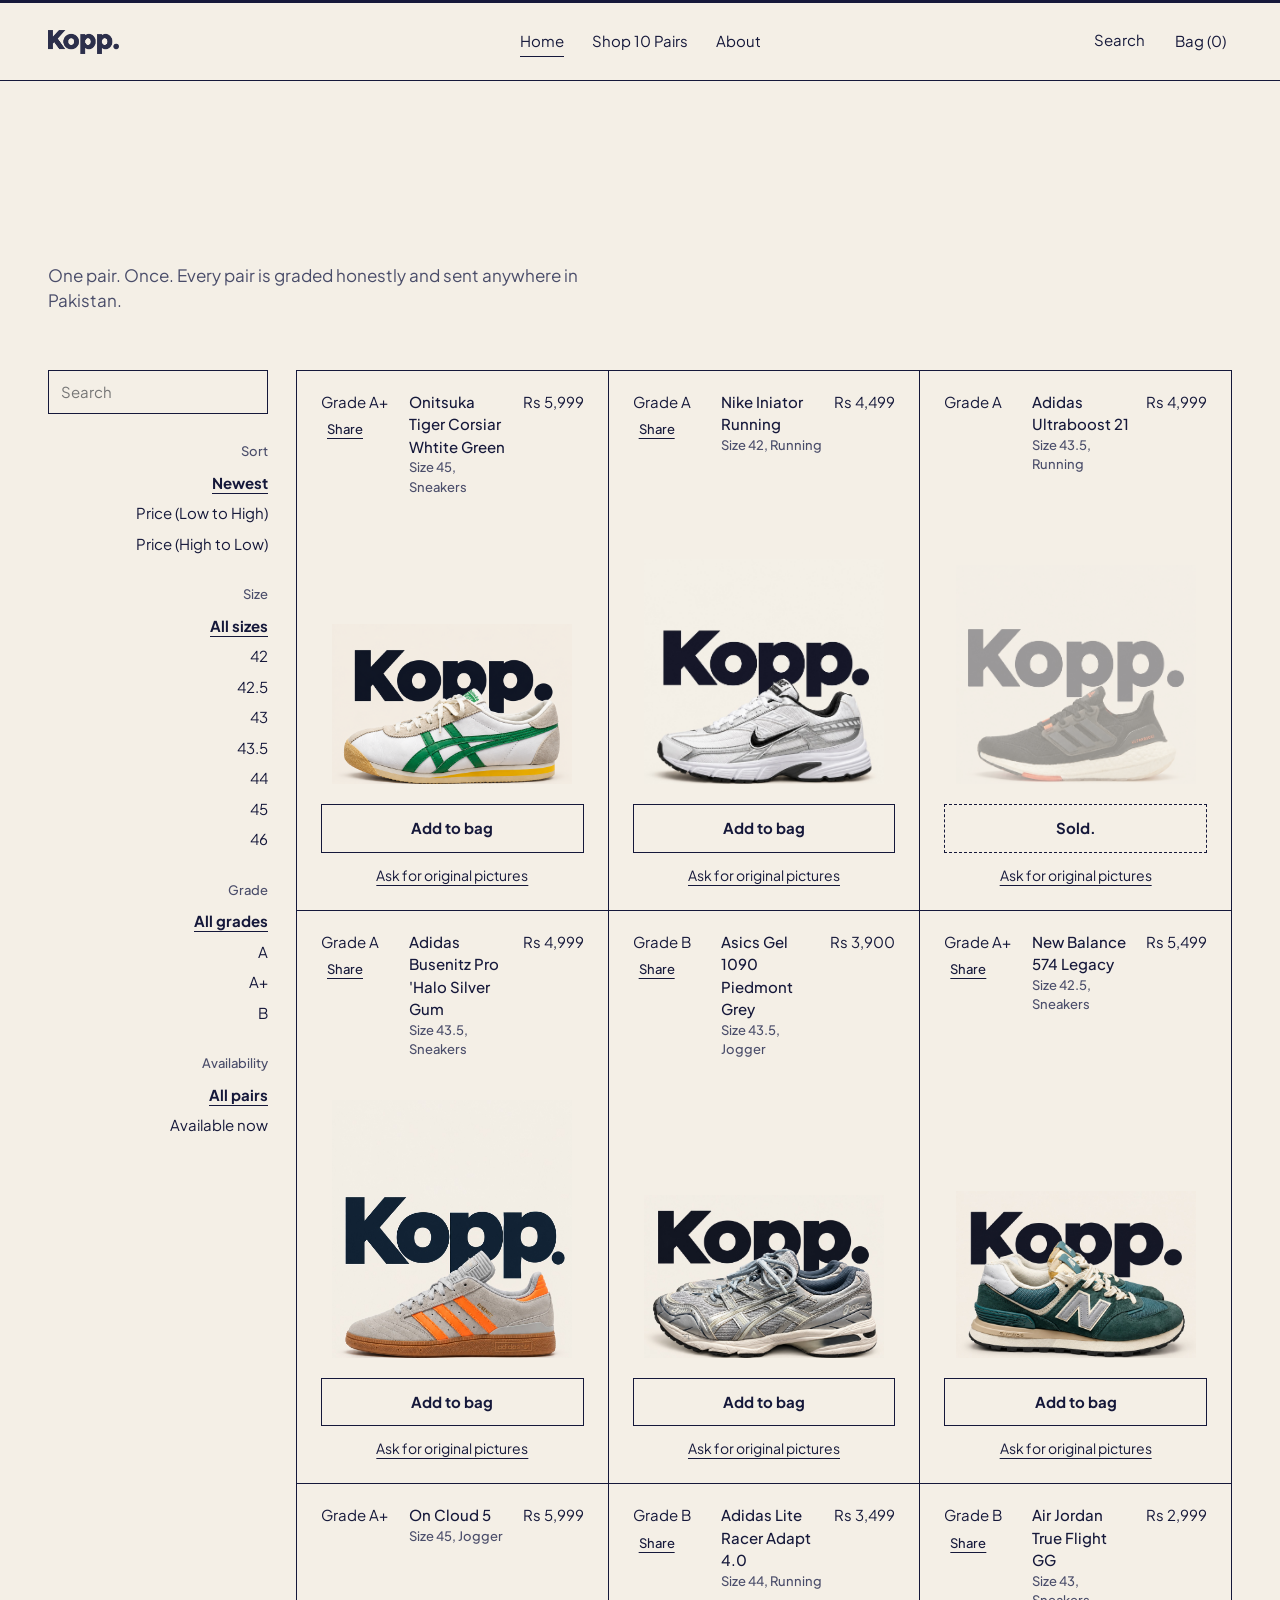
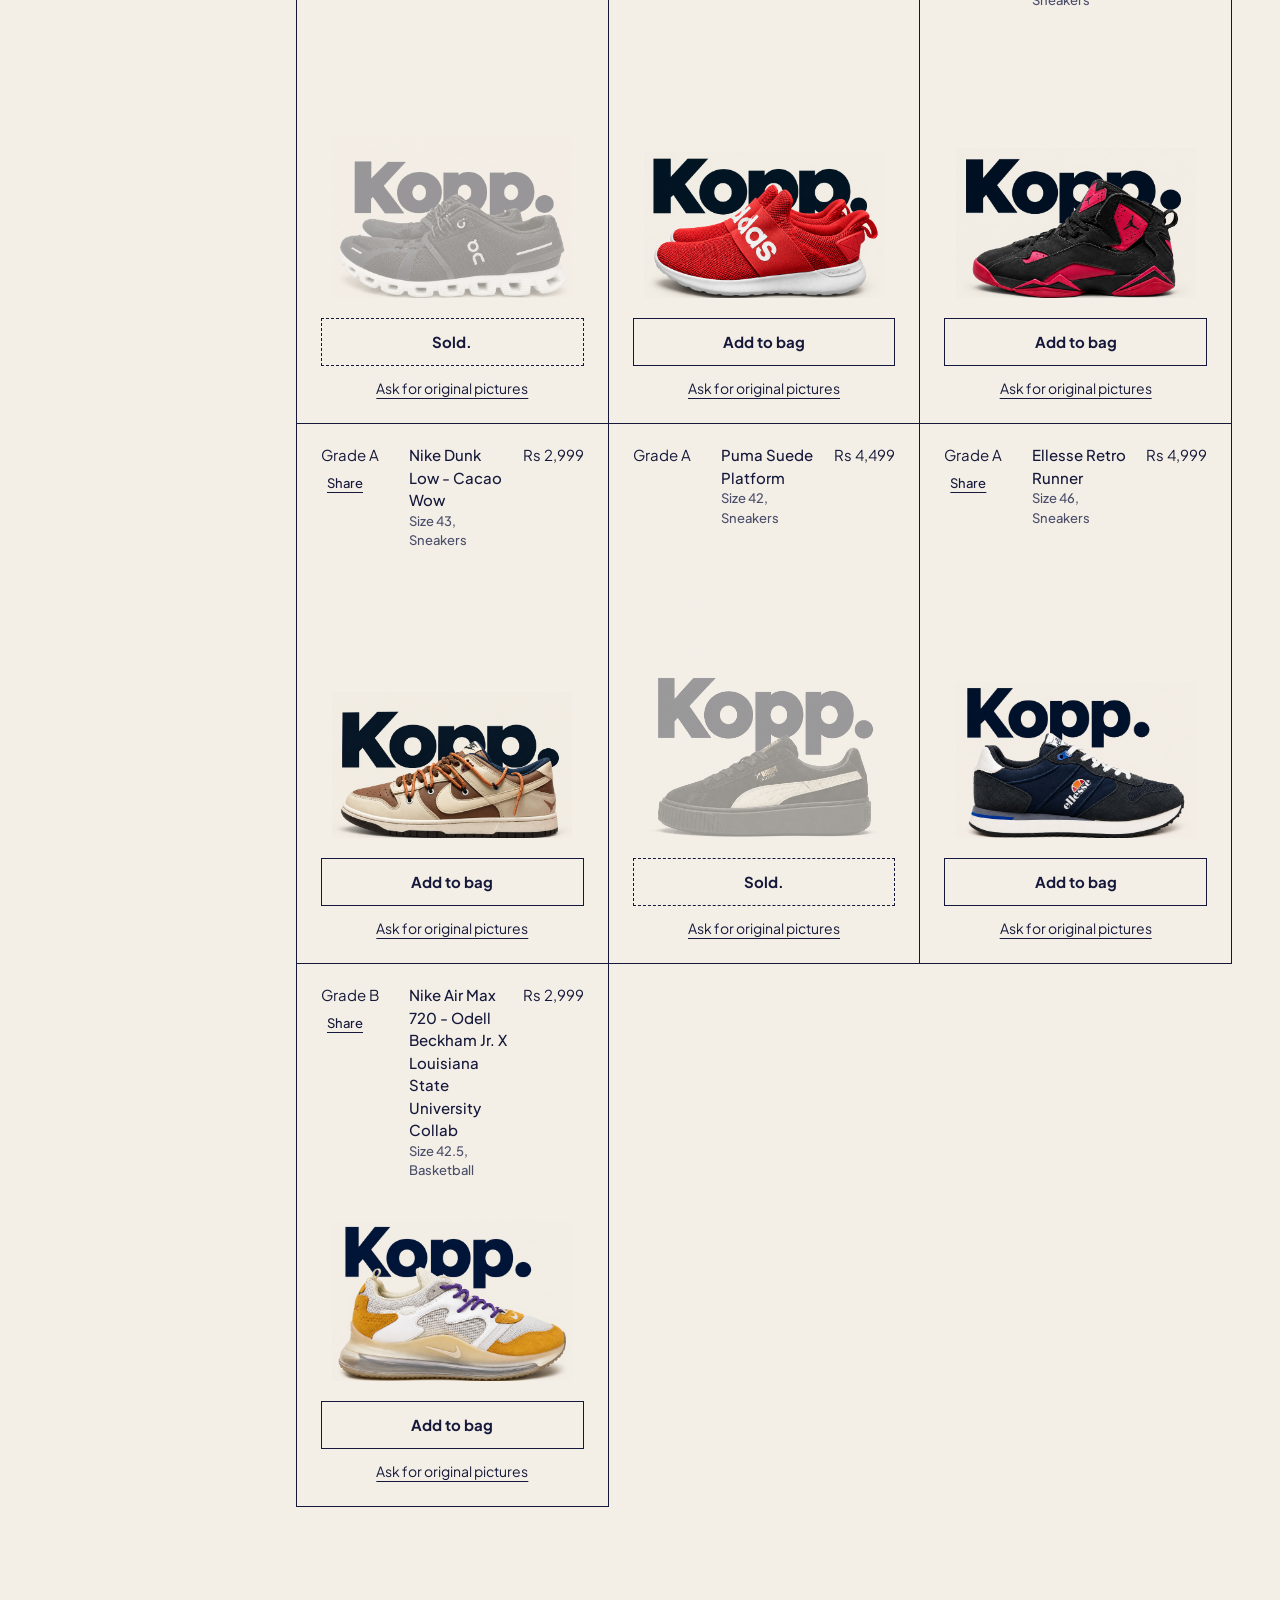
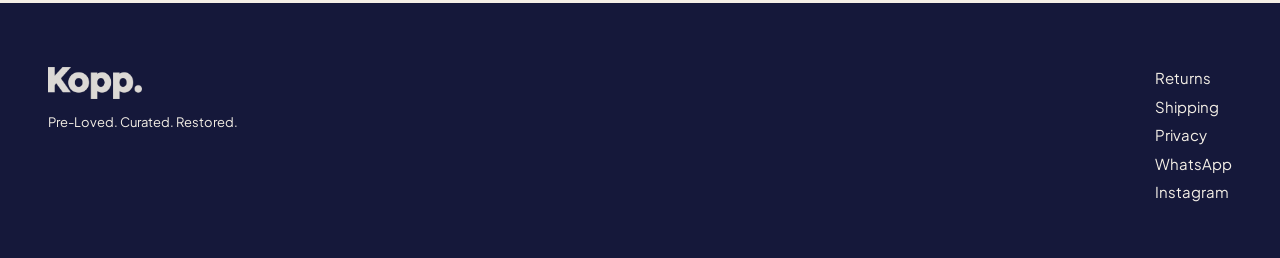
<file: index.html>
<!doctype html><html lang="en"><head><meta charset="utf-8"><meta name="viewport" content="width=device-width,initial-scale=1">
<script>document.documentElement.className="js"</script>
<link rel="preconnect" href="https://fonts.googleapis.com"><link rel="stylesheet" href="https://fonts.googleapis.com/css2?family=Plus+Jakarta+Sans:wght@400;500;700;800&display=swap">
<link rel="icon" href="favicon.ico" sizes="64x64">
<link rel="icon" type="image/png" sizes="32x32" href="favicon.png">
<link rel="apple-touch-icon" href="img/apple-touch-icon.png">
<link rel="stylesheet" href="styles.css">
<title>Kopp.</title><meta name="description" content="Curated pre-loved shoes, delivered across Pakistan.">
<meta property="og:type" content="website">
<meta property="og:site_name" content="Kopp.">
<meta property="og:title" content="Kopp. Pre-loved, perfectly kept.">
<meta property="og:description" content="Curated pre-loved shoes, delivered across Pakistan.">
<meta property="og:url" content="https://YOUR-DOMAIN/">
<meta property="og:image" content="https://YOUR-DOMAIN/img/og-image.png">
<meta name="twitter:card" content="summary_large_image">
<meta name="twitter:image" content="https://YOUR-DOMAIN/img/og-image.png">
<meta name="theme-color" content="#F4EFE6">
</head><body data-page="home"><header class="hd" id="hd"></header>
<main><section class="intro"><h1 data-reveal><span class="sr">Pre-loved, curated, restored.</span><span class="rotator" aria-hidden="true"><span class="w">Pre-loved.</span><span class="w">Curated.</span><span class="w">Restored.</span></span></h1><p data-reveal style="--i:1">One pair. Once. Every pair is graded honestly and sent anywhere in Pakistan.</p></section>
<section class="shop" id="shop"><div class="flt" id="flt"></div><div class="grid" id="grid"></div></section></main>
<footer class="ft" id="ft"></footer><script src="products.js"></script><script src="app.js"></script></body></html>
</file>
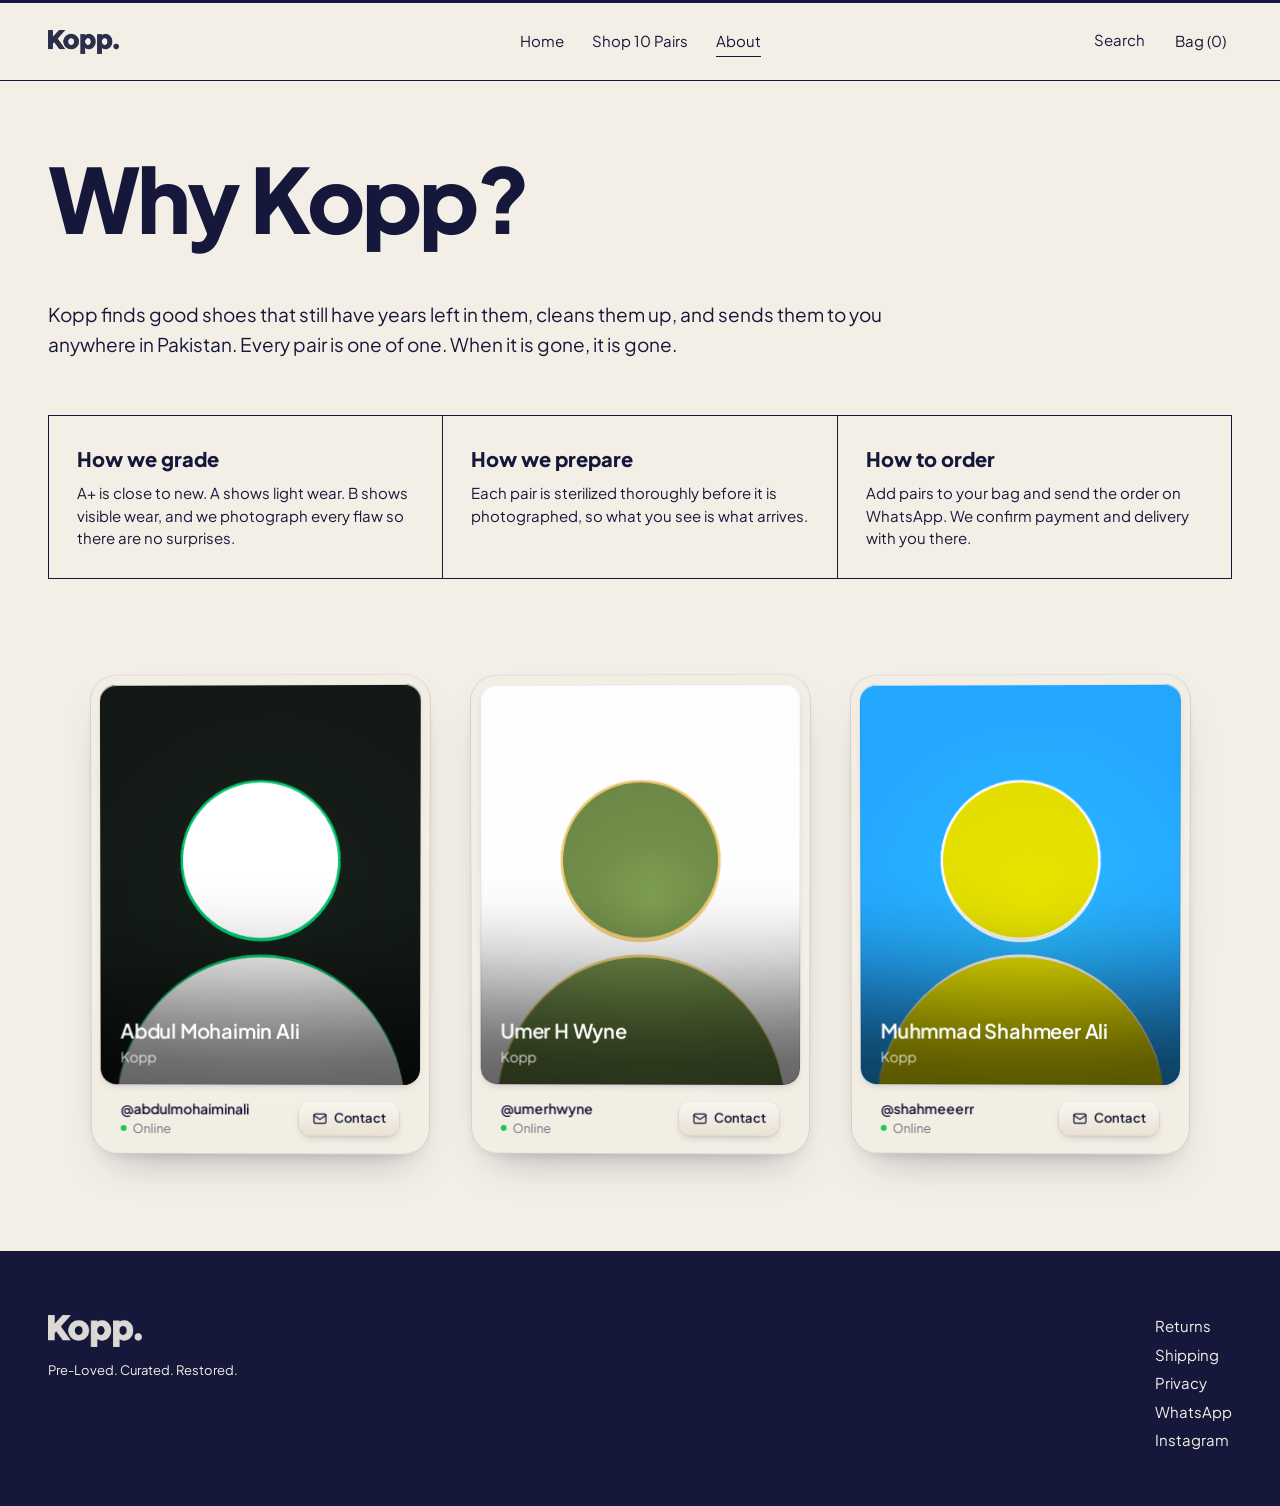
<file: about.html>
<!doctype html><html lang="en"><head><meta charset="utf-8"><meta name="viewport" content="width=device-width,initial-scale=1">
<script>document.documentElement.className="js"</script>
<link rel="preconnect" href="https://fonts.googleapis.com"><link rel="stylesheet" href="https://fonts.googleapis.com/css2?family=Plus+Jakarta+Sans:wght@400;500;700;800&display=swap">
<link rel="icon" href="favicon.ico" sizes="64x64">
<link rel="icon" type="image/png" sizes="32x32" href="favicon.png">
<link rel="apple-touch-icon" href="img/apple-touch-icon.png">
<link rel="stylesheet" href="styles.css">
<link rel="stylesheet" href="profile-card.css">
<title>About Kopp.</title><meta name="description" content="Kopp sells curated pre-loved shoes across Pakistan.">
</head><body data-page="about"><header class="hd" id="hd"></header>
<main><section class="intro"><h1 data-reveal>Why Kopp?</h1></section>
<!-- EDIT the copy below to match how Kopp really works -->
<p class="story" data-reveal style="--i:1">Kopp finds good shoes that still have years left in them, cleans them up, and sends them to you anywhere in Pakistan. Every pair is one of one. When it is gone, it is gone.</p>
<section class="cols">
<div data-reveal><h3>How we grade</h3><p>A+ is close to new. A shows light wear. B shows visible wear, and we photograph every flaw so there are no surprises.</p></div>
<div data-reveal style="--i:1"><h3>How we prepare</h3><p>Each pair is sterilized thoroughly before it is photographed, so what you see is what arrives.</p></div>
<div data-reveal style="--i:2"><h3>How to order</h3><p>Add pairs to your bag and send the order on WhatsApp. We confirm payment and delivery with you there.</p></div>
</section>
<section class="team" id="team"></section></main>
<footer class="ft" id="ft"></footer><script src="products.js"></script><script src="app.js"></script>
<script src="profile-card.js"></script>
<script>
/* TEAM CARDS: change name, title, handle, contactUrl and avatarUrl for each card here.
   contactUrl = the person's LinkedIn or Instagram link, e.g. "https://www.linkedin.com/in/name"
   avatarUrl  = photo path, e.g. "img/team-1.jpg". Leave "" to show the card without a photo. */
const TEAM = [
  { name: "Abdul Mohaimin Ali", title: "Kopp", handle: "abdulmohaiminali", contactUrl: "www.abdulmohaiminali.com", avatarUrl: "abdulmohaiminali.png" },
  { name: "Umer H Wyne", title: "Kopp", handle: "umerhwyne", contactUrl: "https://www.linkedin.com/in/umer-h-wyne-77b67b281/", avatarUrl: "umerhwyne.png" },
  { name: "Muhmmad Shahmeer Ali", title: "Kopp", handle: "shahmeeerr", contactUrl: "https://www.instagram.com/shahmeeerr?srtk=YnQ3NDhxZ3ZoMXlj", avatarUrl: "shah.png" }
];
TEAM.forEach(m => ProfileCard.mount(document.getElementById("team"), {
  ...m, status: "Online", contactText: "Contact", iconUrl: "",
  holo: 0.85, glare: 0.7, tiltStrength: 13, parallax: 8, radius: 16,
  enableTilt: true, intro: true, enableMobileTilt: true
}));
</script></body></html>
</file>
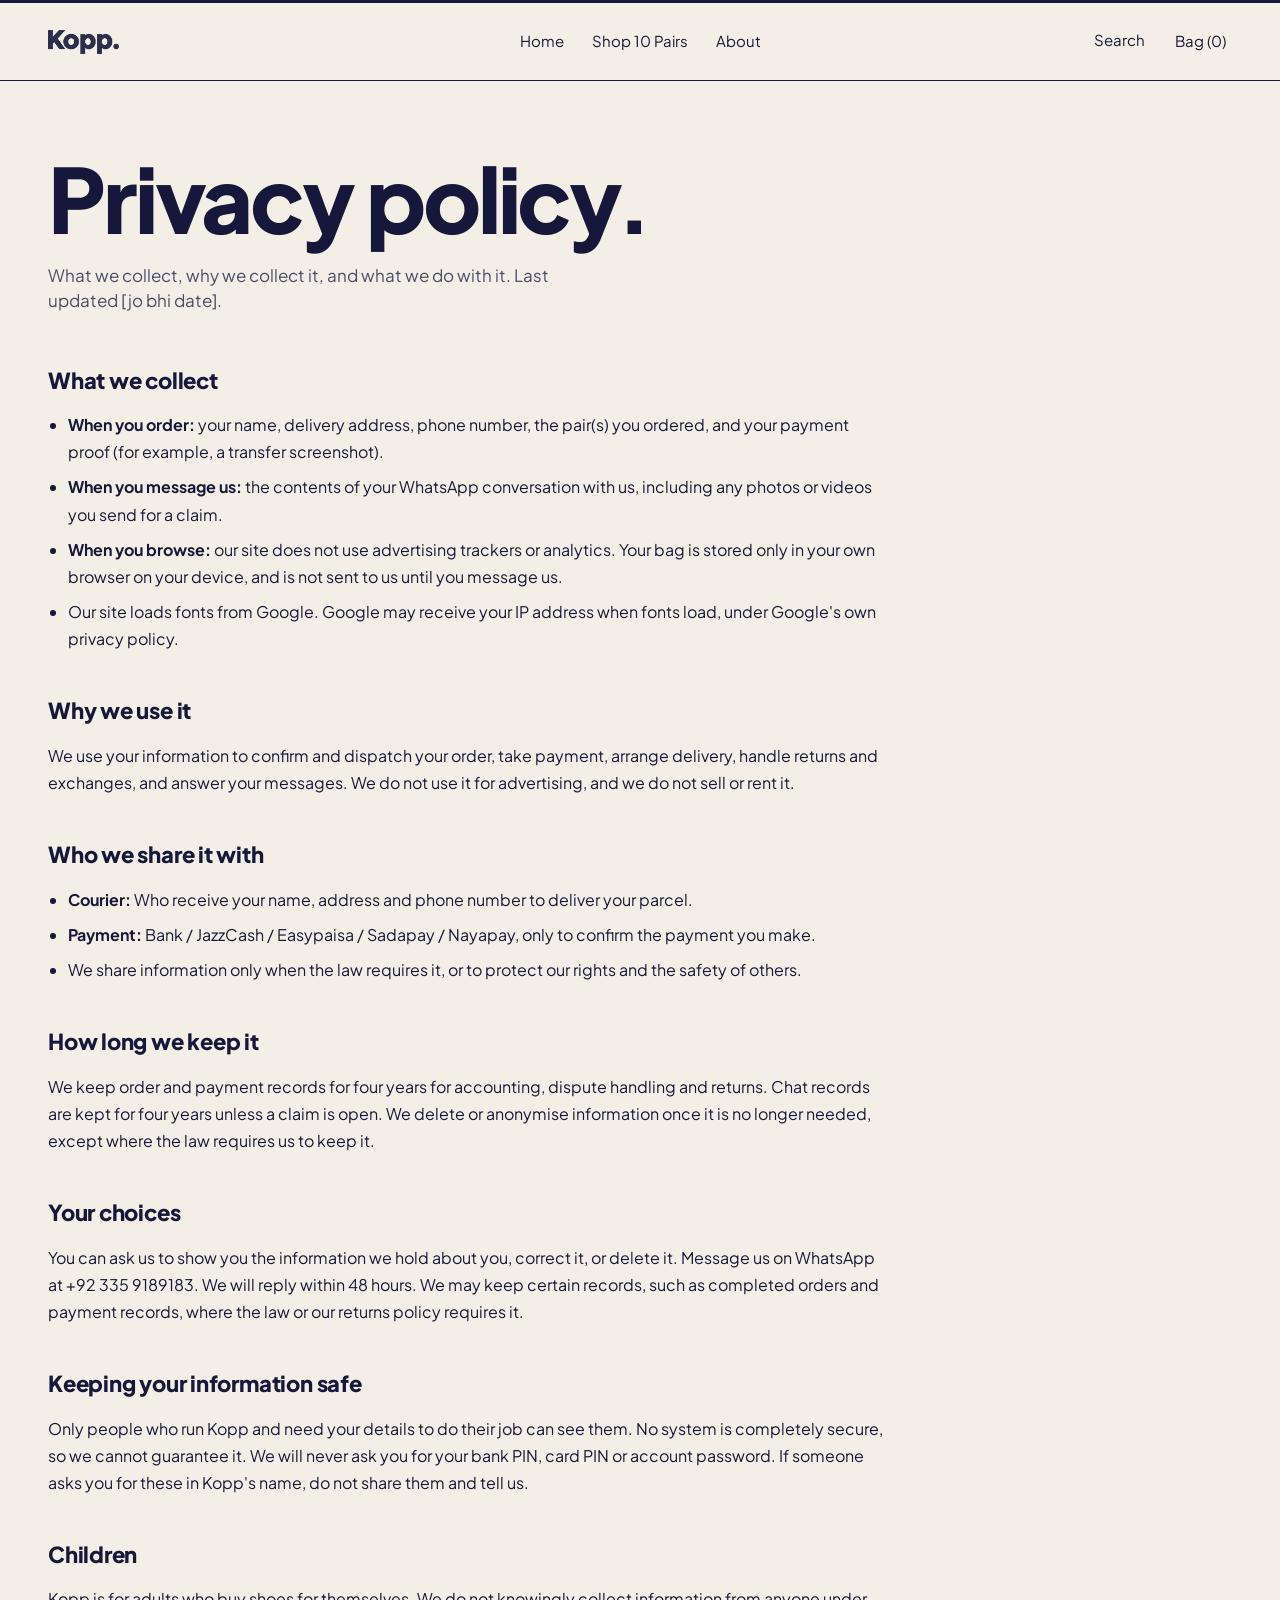
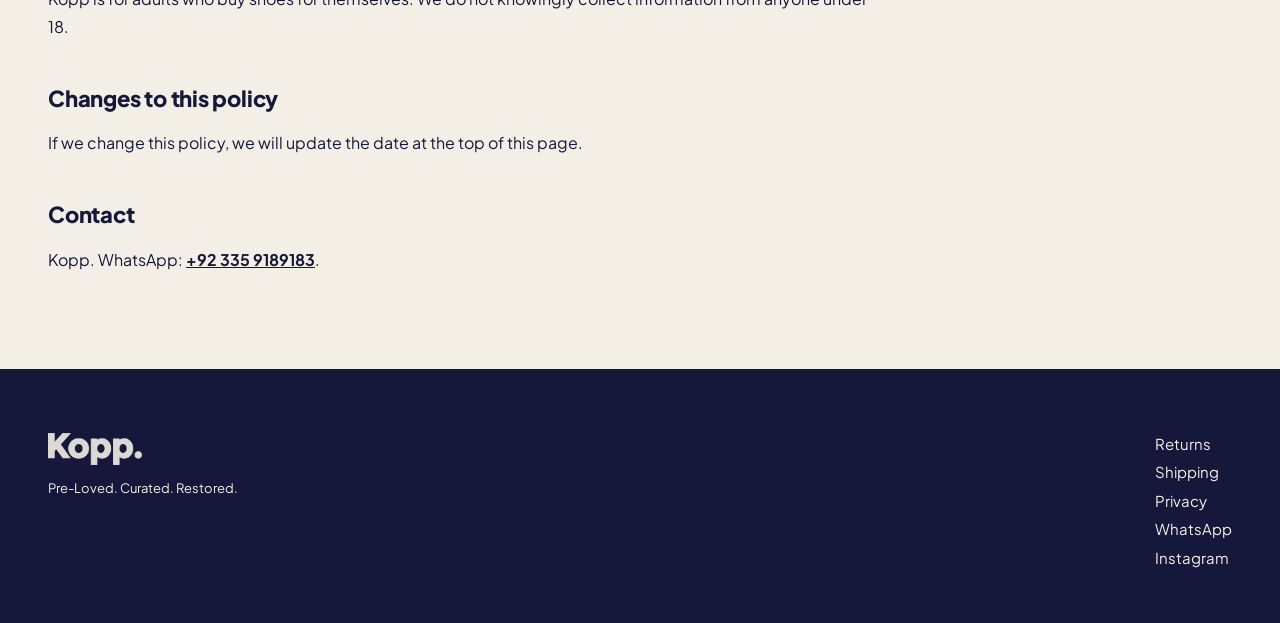
<file: privacy.html>
<!doctype html>
<html lang="en">
<head>
<meta charset="utf-8">
<meta name="viewport" content="width=device-width,initial-scale=1">
<link rel="icon" href="favicon.ico" sizes="64x64">
<link rel="icon" type="image/png" sizes="32x32" href="favicon.png">
<link rel="apple-touch-icon" href="img/apple-touch-icon.png">
<link rel="preconnect" href="https://fonts.googleapis.com">
<link rel="stylesheet" href="https://fonts.googleapis.com/css2?family=Plus+Jakarta+Sans:wght@400;500;700;800&display=swap">
<link rel="stylesheet" href="styles.css">
<title>Privacy policy | Kopp.</title>
<meta name="description" content="What personal information Kopp collects, why, who we share it with, and your choices.">
<meta name="robots" content="index,follow">
</head>
<body data-page="privacy"><header class="hd" id="hd"></header>
<main>
<section class="intro"><h1 data-reveal>Privacy policy.</h1>
<p data-reveal style="--i:1">What we collect, why we collect it, and what we do with it. Last updated [jo bhi date].</p></section>
<article class="policy">

<h2>What we collect</h2>
<ul>
<li><strong>When you order:</strong> your name, delivery address, phone number, the pair(s) you ordered, and your payment proof (for example, a transfer screenshot).</li>
<li><strong>When you message us:</strong> the contents of your WhatsApp conversation with us, including any photos or videos you send for a claim.</li>
<li><strong>When you browse:</strong> our site does not use advertising trackers or analytics. Your bag is stored only in your own browser on your device, and is not sent to us until you message us.</li>
<li>Our site loads fonts from Google. Google may receive your IP address when fonts load, under Google's own privacy policy.</li>
</ul>

<h2>Why we use it</h2>
<p>We use your information to confirm and dispatch your order, take payment, arrange delivery, handle returns and exchanges, and answer your messages. We do not use it for advertising, and we do not sell or rent it.</p>

<h2>Who we share it with</h2>
<ul>
<li><strong>Courier:</strong> Who receive your name, address and phone number to deliver your parcel.</li>
<li><strong>Payment:</strong> Bank / JazzCash / Easypaisa / Sadapay / Nayapay, only to confirm the payment you make.</li>
<li>We share information only when the law requires it, or to protect our rights and the safety of others.</li>
</ul>

<h2>How long we keep it</h2>
<p>We keep order and payment records for four years for accounting, dispute handling and returns. Chat records are kept for four years unless a claim is open. We delete or anonymise information once it is no longer needed, except where the law requires us to keep it.</p>

<h2>Your choices</h2>
<p>You can ask us to show you the information we hold about you, correct it, or delete it. Message us on WhatsApp at +92 335 9189183. We will reply within 48 hours. We may keep certain records, such as completed orders and payment records, where the law or our returns policy requires it.</p>

<h2>Keeping your information safe</h2>
<p>Only people who run Kopp and need your details to do their job can see them. No system is completely secure, so we cannot guarantee it. We will never ask you for your bank PIN, card PIN or account password. If someone asks you for these in Kopp's name, do not share them and tell us.</p>

<h2>Children</h2>
<p>Kopp is for adults who buy shoes for themselves. We do not knowingly collect information from anyone under 18.</p>

<h2>Changes to this policy</h2>
<p>If we change this policy, we will update the date at the top of this page.</p>

<h2>Contact</h2>
<p>Kopp. WhatsApp: <a href="https://wa.me/923359189183">+92 335 9189183</a>.</p>

</article>
</main>
<footer class="ft" id="ft"></footer><script src="products.js"></script><script src="app.js"></script></body></html>
</file>
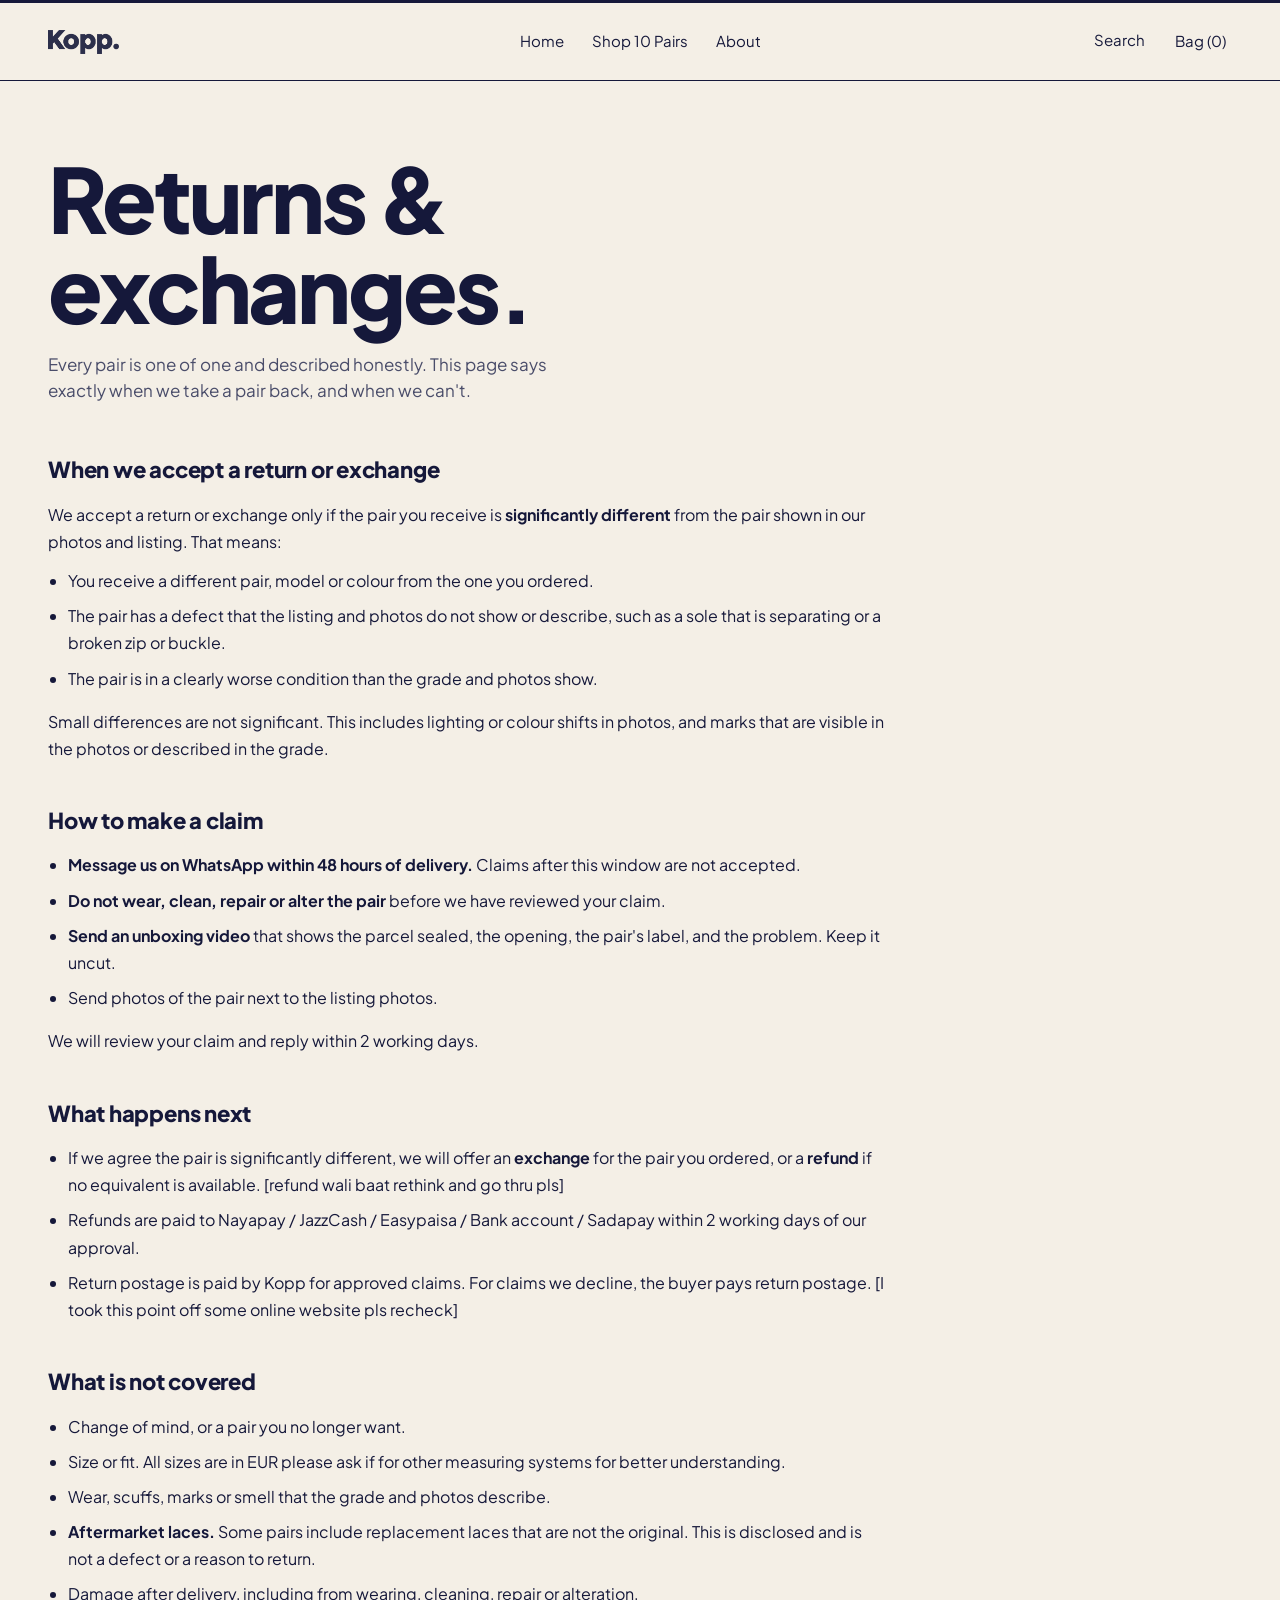
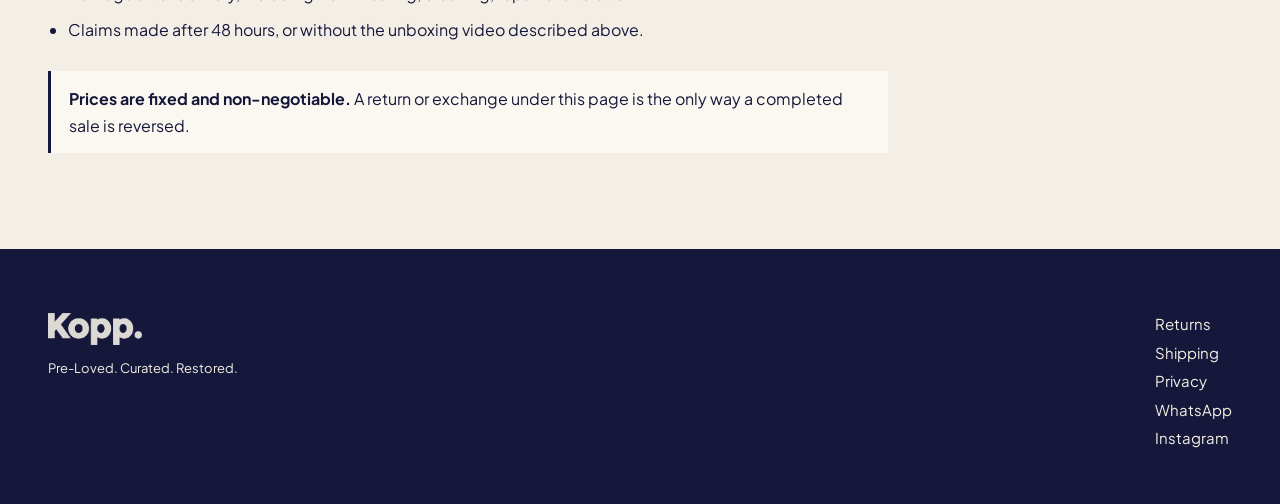
<file: returns.html>
<!doctype html>
<html lang="en">
<head>
<meta charset="utf-8">
<meta name="viewport" content="width=device-width,initial-scale=1">
<link rel="icon" href="favicon.ico" sizes="64x64">
<link rel="icon" type="image/png" sizes="32x32" href="favicon.png">
<link rel="apple-touch-icon" href="img/apple-touch-icon.png">
<link rel="preconnect" href="https://fonts.googleapis.com">
<link rel="stylesheet" href="https://fonts.googleapis.com/css2?family=Plus+Jakarta+Sans:wght@400;500;700;800&display=swap">
<link rel="stylesheet" href="styles.css">
<title>Returns and exchanges | Kopp.</title>
<meta name="description" content="When Kopp accepts a return or exchange, how to claim, and what is not covered.">
</head>
<body data-page="returns"><header class="hd" id="hd"></header>
<main>
<section class="intro"><h1 data-reveal>Returns &amp; exchanges.</h1>
<p data-reveal style="--i:1">Every pair is one of one and described honestly. This page says exactly when we take a pair back, and when we can't.</p></section>
<article class="policy">

<h2>When we accept a return or exchange</h2>
<p>We accept a return or exchange only if the pair you receive is <strong>significantly different</strong> from the pair shown in our photos and listing. That means:</p>
<ul>
<li>You receive a different pair, model or colour from the one you ordered.</li>
<li>The pair has a defect that the listing and photos do not show or describe, such as a sole that is separating or a broken zip or buckle.</li>
<li>The pair is in a clearly worse condition than the grade and photos show.</li>
</ul>
<p>Small differences are not significant. This includes lighting or colour shifts in photos, and marks that are visible in the photos or described in the grade.</p>

<h2>How to make a claim</h2>
<ul>
<li><strong>Message us on WhatsApp within 48 hours of delivery.</strong> Claims after this window are not accepted.</li>
<li><strong>Do not wear, clean, repair or alter the pair</strong> before we have reviewed your claim.</li>
<li><strong>Send an unboxing video</strong> that shows the parcel sealed, the opening, the pair's label, and the problem. Keep it uncut.</li>
<li>Send photos of the pair next to the listing photos.</li>
</ul>
<p>We will review your claim and reply within 2 working days.</p>

<h2>What happens next</h2>
<ul>
<li>If we agree the pair is significantly different, we will offer an <strong>exchange</strong> for the pair you ordered, or a <strong>refund</strong> if no equivalent is available. [refund wali baat rethink and go thru pls]</li>
<li>Refunds are paid to Nayapay / JazzCash / Easypaisa / Bank account / Sadapay within 2 working days of our approval.</li>
<li>Return postage is paid by Kopp for approved claims. For claims we decline, the buyer pays return postage. [I took this point off some online website pls recheck] </li>
</ul>

<h2>What is not covered</h2>
<ul>
<li>Change of mind, or a pair you no longer want.</li>
<li>Size or fit. All sizes are in EUR please ask if for other measuring systems for better understanding.</li>
<li>Wear, scuffs, marks or smell that the grade and photos describe.</li>
<li><strong>Aftermarket laces.</strong> Some pairs include replacement laces that are not the original. This is disclosed and is not a defect or a reason to return.</li>
<li>Damage after delivery, including from wearing, cleaning, repair or alteration.</li>
<li>Claims made after 48 hours, or without the unboxing video described above.</li>
</ul>

<div class="note"><strong>Prices are fixed and non-negotiable.</strong> A return or exchange under this page is the only way a completed sale is reversed.</div>

</article>
</main>
<footer class="ft" id="ft"></footer><script src="products.js"></script><script src="app.js"></script></body></html>
</file>
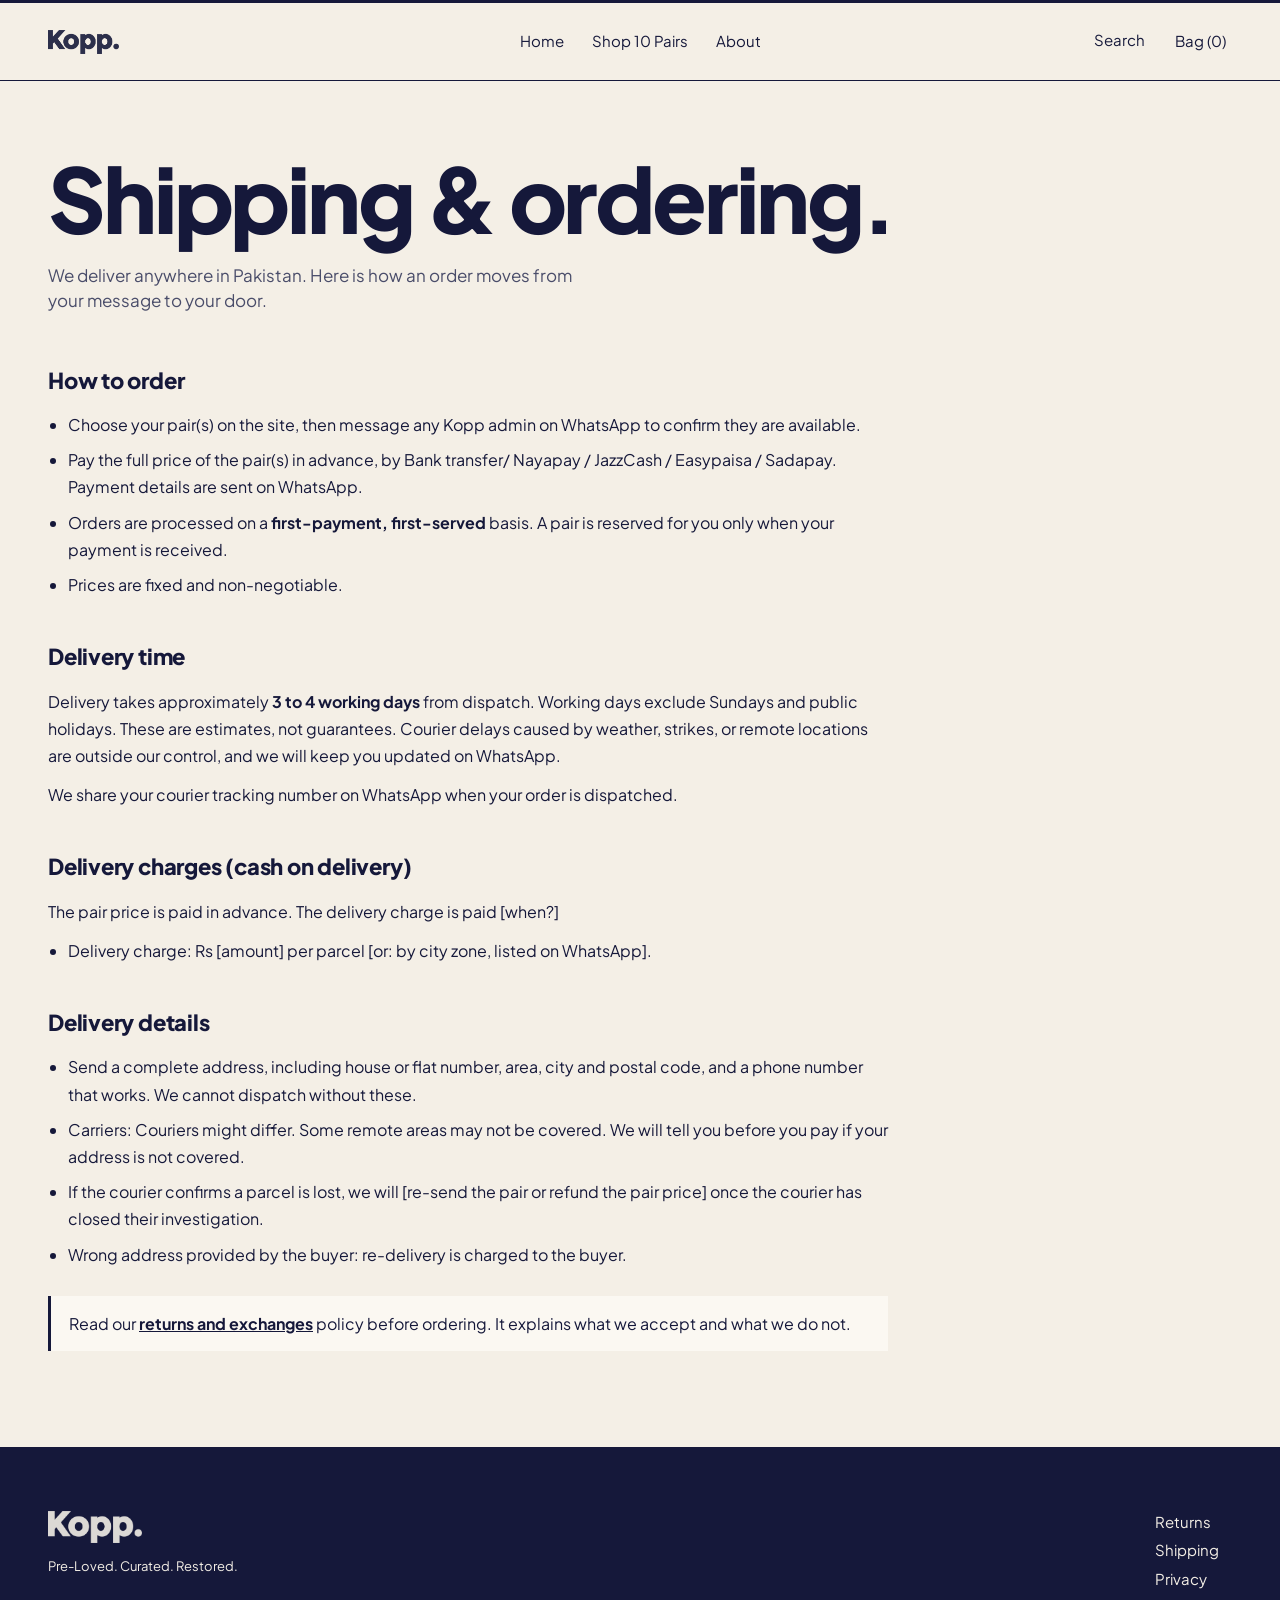
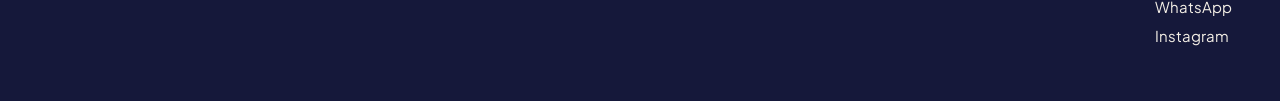
<file: shipping.html>
<!doctype html>
<html lang="en">
<head>
<meta charset="utf-8">
<meta name="viewport" content="width=device-width,initial-scale=1">
<link rel="icon" href="favicon.ico" sizes="64x64">
<link rel="icon" type="image/png" sizes="32x32" href="favicon.png">
<link rel="apple-touch-icon" href="img/apple-touch-icon.png">
<link rel="preconnect" href="https://fonts.googleapis.com">
<link rel="stylesheet" href="https://fonts.googleapis.com/css2?family=Plus+Jakarta+Sans:wght@400;500;700;800&display=swap">
<link rel="stylesheet" href="styles.css">
<title>Shipping and ordering | Kopp.</title>
<meta name="description" content="How Kopp orders, payment, delivery times and cash on delivery work across Pakistan.">
</head>
<body data-page="shipping"><header class="hd" id="hd"></header>
<main>
<section class="intro"><h1 data-reveal>Shipping &amp; ordering.</h1>
<p data-reveal style="--i:1">We deliver anywhere in Pakistan. Here is how an order moves from your message to your door.</p></section>
<article class="policy">

<h2>How to order</h2>
<ul>
<li>Choose your pair(s) on the site, then message any Kopp admin on WhatsApp to confirm they are available.</li>
<li>Pay the full price of the pair(s) in advance, by Bank transfer/ Nayapay / JazzCash / Easypaisa / Sadapay. Payment details are sent on WhatsApp.</li>
<li>Orders are processed on a <strong>first-payment, first-served</strong> basis. A pair is reserved for you only when your payment is received.</li>
<li>Prices are fixed and non-negotiable.</li>
</ul>

<h2>Delivery time</h2>
<p>Delivery takes approximately <strong>3 to 4 working days</strong> from dispatch. Working days exclude Sundays and public holidays. These are estimates, not guarantees. Courier delays caused by weather, strikes, or remote locations are outside our control, and we will keep you updated on WhatsApp.</p>
<p>We share your courier tracking number on WhatsApp when your order is dispatched.</p>

<h2>Delivery charges (cash on delivery)</h2>
<p>The pair price is paid in advance. The delivery charge is paid [when?]</p>
<ul>
<li>Delivery charge: Rs [amount] per parcel [or: by city zone, listed on WhatsApp].</li>
</ul>

<h2>Delivery details</h2>
<ul>
<li>Send a complete address, including house or flat number, area, city and postal code, and a phone number that works. We cannot dispatch without these.</li>
<li>Carriers: Couriers might differ. Some remote areas may not be covered. We will tell you before you pay if your address is not covered.</li>
<li>If the courier confirms a parcel is lost, we will [re-send the pair or refund the pair price] once the courier has closed their investigation.</li>
<li>Wrong address provided by the buyer: re-delivery is charged to the buyer.</li>
</ul>

<div class="note">Read our <a href="returns.html">returns and exchanges</a> policy before ordering. It explains what we accept and what we do not.</div>

</article>
</main>
<footer class="ft" id="ft"></footer><script src="products.js"></script><script src="app.js"></script></body></html>
</file>
<file: styles.css>
/* KOPP: change colors, font, speed and easing here. Layout rules follow below. */
:root{--navy:#15183A;--cream:#F4EFE6;--paper:#FBF8F2;--terra:#C8553D;--soft:#4A4D6A;
--font:'Plus Jakarta Sans',system-ui,sans-serif;--ease:cubic-bezier(.2,.7,.2,1);--dur:.6s;--pad:clamp(20px,4vw,48px)}
*{box-sizing:border-box;margin:0}
html{scroll-behavior:smooth}
body{font:400 15px/1.5 var(--font);color:var(--navy);background:var(--cream);border-top:3px solid var(--navy);animation:pageIn .6s var(--ease)}
body.leaving{opacity:0;transition:opacity .25s}
@keyframes pageIn{from{opacity:0;transform:translateY(8px)}}
a{color:inherit}
button,input,textarea{font:inherit;color:inherit}
button{background:none;border:0;cursor:pointer}
small{display:block;color:var(--soft);font-size:13px}
:focus-visible{outline:2px solid var(--navy);outline-offset:3px}

/* Header */
.hd{position:sticky;top:0;z-index:20;display:grid;grid-template-columns:1fr auto 1fr;align-items:center;height:78px;padding:0 var(--pad);background:var(--cream);border-bottom:1px solid var(--navy)}
.logo img{height:24px;display:block}
.hd nav{display:flex;gap:28px}
.hd a,.hd button{text-decoration:none;position:relative}
.hd nav a::after{content:"";position:absolute;left:0;right:0;bottom:-4px;height:1px;background:currentColor;transform:scaleX(0);transform-origin:left;transition:transform .35s var(--ease)}
.hd nav a:hover::after,.hd nav a[aria-current]::after{transform:scaleX(1)}
.hd .r{justify-self:end;display:flex;gap:24px}

/* Intro */
.intro{padding:72px var(--pad) 8px}
.intro h1{font-weight:800;font-size:clamp(40px,7vw,96px);line-height:1;letter-spacing:-.035em;max-width:14ch}
.intro p{margin-top:20px;color:var(--soft);max-width:46ch;font-size:17px}

/* Shop: filters left, bordered grid right */
.shop{display:grid;grid-template-columns:220px 1fr;gap:28px;padding:48px var(--pad) 96px}
.flt{position:sticky;top:100px;align-self:start;text-align:right;display:flex;flex-direction:column;align-items:flex-end;gap:4px}
.flt h4{font-size:13px;font-weight:500;color:var(--soft);margin:24px 0 4px}
.flt button{padding:2px 0;text-align:right}
.flt button:hover{text-decoration:underline;text-underline-offset:4px}
.flt button[aria-pressed=true]{text-decoration:underline;text-underline-offset:4px;font-weight:700}
.flt input{width:100%;padding:10px 12px;border:1px solid var(--navy);background:transparent;text-align:left}
.grid{display:grid;grid-template-columns:repeat(auto-fill,minmax(270px,1fr));border-top:1px solid var(--navy);border-left:1px solid var(--navy);align-self:start}
.none{padding:32px;grid-column:1/-1;border-right:1px solid var(--navy);border-bottom:1px solid var(--navy)}
.card{display:flex;flex-direction:column;min-height:540px;padding:20px 24px 24px;border-right:1px solid var(--navy);border-bottom:1px solid var(--navy);transition:background .4s var(--ease)}
.meta{display:grid;grid-template-columns:76px 1fr auto;gap:12px}
.meta h3{font-size:15px;font-weight:500}
.pic{flex:1;display:flex;align-items:flex-end;justify-content:center;padding-top:40px}
.pic svg,.pic img{width:100%;max-width:240px;transition:transform var(--dur) var(--ease)}
.pic img{object-fit:contain}
.card:hover .pic>*{transform:translateY(-8px) rotate(-2deg)}
.card.sold .pic{opacity:.4}
.add{margin-top:20px;padding:12px;border:1px solid var(--navy);font-weight:700;transition:background .3s,color .3s}
.add:hover:not(:disabled){background:var(--navy);color:var(--cream)}
.add:disabled{border-style:dashed;cursor:default}
.card .ask{align-self:center;margin-top:12px;font-size:14px;text-decoration:underline;text-underline-offset:4px}

/* Motion: one fade-and-rise, staggered by --i */
.js [data-reveal]{opacity:0;transform:translateY(16px);transition:opacity var(--dur) var(--ease),transform var(--dur) var(--ease);transition-delay:calc(var(--i,0)*80ms)}
.js [data-reveal].in{opacity:1;transform:none}

/* Bag drawer */
.veil{position:fixed;inset:0;z-index:30;background:rgba(21,24,58,.45);opacity:0;pointer-events:none;transition:opacity .4s}
.veil.open{opacity:1;pointer-events:auto}
.bag{position:fixed;inset:0 0 0 auto;z-index:40;width:min(420px,100%);display:flex;flex-direction:column;gap:12px;padding:24px;background:var(--cream);border-left:1px solid var(--navy);transform:translateX(100%);visibility:hidden;transition:transform .5s var(--ease),visibility .5s}
.bag.open{transform:none;visibility:visible}
.bag .top{display:flex;justify-content:space-between}
.bag ul{list-style:none;padding:0;flex:1;overflow:auto}
.bag li{display:flex;justify-content:space-between;gap:12px;padding:14px 0;border-bottom:1px solid var(--navy)}
.bag li span:last-child{text-align:right}
.bag li button{text-decoration:underline}
.bag input,.bag textarea{width:100%;padding:12px;border:1px solid var(--navy);background:transparent}
.btn{width:100%;padding:16px;background:var(--navy);color:var(--cream);font-weight:700;transition:transform .3s var(--ease)}
.btn:hover:not(:disabled){transform:translateY(-2px)}
.btn:disabled{opacity:.5;cursor:default}

/* About */
.story{max-width:62ch;margin:48px var(--pad) 0;font-size:19px;line-height:1.6}
.cols{display:grid;grid-template-columns:repeat(auto-fit,minmax(250px,1fr));margin:56px var(--pad) 96px;border-top:1px solid var(--navy);border-left:1px solid var(--navy)}
.cols div{padding:28px;border-right:1px solid var(--navy);border-bottom:1px solid var(--navy)}
.cols h3{font-size:20px;font-weight:800;margin-bottom:8px}

/* Footer */
.ft{display:flex;flex-wrap:wrap;justify-content:space-between;gap:32px;padding:64px var(--pad) 48px;background:var(--navy);color:var(--cream)}
.ft img{height:32px;display:block}
.ft small{color:var(--cream);margin-top:14px}
.ft a{display:block;margin-bottom:6px;text-decoration:none}
.ft a:hover{text-decoration:underline}

@media(max-width:860px){
.hd{height:auto;grid-template-columns:1fr auto;row-gap:12px;padding:14px var(--pad)}
.hd nav{grid-column:1/-1;order:3;gap:20px}
.shop{grid-template-columns:1fr}
.flt{position:static;text-align:left;flex-direction:row;flex-wrap:wrap;align-items:center;gap:6px 18px}
.flt h4{width:100%;margin:12px 0 0}.flt input{max-width:none}
.card{min-height:460px}}
@media(prefers-reduced-motion:reduce){*,*::before,*::after{animation:none!important;transition:none!important}.js [data-reveal]{opacity:1;transform:none}}

/* Rotating headline: Pre-loved. / Curated. / Restored.
   Change --step to speed it up or slow it down (seconds each word stays on screen). */
.intro{--step:3s;--cycle:calc(var(--step) * 3)}
.sr{position:absolute;width:1px;height:1px;overflow:hidden;clip:rect(0 0 0 0);white-space:nowrap}
.rotator{display:inline-grid;vertical-align:bottom}
.rotator .w{grid-area:1/1;opacity:0;transform:translateY(40%);animation:swap var(--cycle) infinite var(--ease)}
.rotator .w:nth-child(1){animation-delay:0s}
.rotator .w:nth-child(2){animation-delay:var(--step)}
.rotator .w:nth-child(3){animation-delay:calc(var(--step) * 2)}
@keyframes swap{
0%{opacity:0;transform:translateY(40%)}
5%{opacity:1;transform:none}
28%{opacity:1;transform:none}
33%{opacity:0;transform:translateY(-40%)}
100%{opacity:0;transform:translateY(-40%)}}
@media(prefers-reduced-motion:reduce){.rotator .w{animation:none;opacity:0}.rotator .w:first-child{opacity:1;transform:none}}

/* Policy pages: returns, shipping, privacy */
.policy{max-width:70ch;margin:40px var(--pad) 96px;font-size:16px;line-height:1.7}
.policy h2{font-size:22px;font-weight:800;margin:40px 0 12px;letter-spacing:-.01em}
.policy p{margin-bottom:12px}
.policy ul{padding-left:20px;margin:8px 0 16px}
.policy li{margin-bottom:8px}
.policy .note{border-left:3px solid var(--navy);padding:14px 18px;background:var(--paper);margin:28px 0}
.policy a{font-weight:700}

/* Mobile-only changes. Anything inside this block only applies on narrow screens. */
@media (max-width: 860px) {
  /* Centre the Home / Shop / About links under the logo */
  .hd nav{justify-content:center}

  /* Footer text, links and logos about 2px smaller on phones */
  .ft{font-size:13px}
  .ft a{font-size:14px}
  .ft small{font-size:11px}
  .ft img{height:30px}
}

/* Filter panel: hidden toggle on laptops, filters always shown */
.ftog{display:none}
.fbody{display:flex;flex-direction:column;align-items:flex-end;gap:4px;width:100%}

/* Mobile only: filters and search sit behind one "Filter & search" button */
@media (max-width:860px){
.flt .ftog{display:block;width:100%;padding:12px 14px;border:1px solid var(--navy);font-weight:700;text-align:center}
.flt .fbody{display:none;flex-direction:row;flex-wrap:wrap;align-items:center;gap:6px 18px;text-align:left}
.flt.open .fbody{display:flex}
}

/* Mobile only: sticky bag bar at the bottom of the screen */
.bagbar{display:none}
@media (max-width:860px){
.bagbar{display:flex;position:fixed;left:0;right:0;bottom:0;z-index:25;align-items:center;gap:12px;width:100%;padding:14px var(--pad) calc(14px + env(safe-area-inset-bottom,0px));background:var(--navy);color:var(--cream);font-size:15px;font-weight:700;text-align:left}
.bagbar[hidden]{display:none}
.bagbar b{margin-left:auto;font-weight:700}
body.has-bar{padding-bottom:76px}
}

@media (max-width: 860px) {
  .intro h1 { font-size: clamp(44px, 12vw, 56px); }
}

@media (max-width: 860px) {
  .hd { row-gap: 20px; }
}

/* Share link under the grade, at the top of each card */
.share{display:block;margin-top:6px;font-size:13px;font-weight:500;text-align:left;text-decoration:underline;text-underline-offset:4px}
</file>
<file: profile-card.css>
.profile-card {
  --pc-light-x: 50%;
  --pc-light-y: 50%;
  --pc-pointer-x: 50%;
  --pc-pointer-y: 50%;
  --pc-band-x: 50%;
  --pc-band-y: 50%;
  --pc-reach: 0;
  --pc-rotate-x: 0deg;
  --pc-rotate-y: 0deg;
  --pc-shift-x: 0px;
  --pc-shift-y: 0px;
  --pc-tilt: 0;
  --pc-active: 0;
  position: relative;
  width: 340px;
  max-width: 100%;
  perspective: 1000px;
  touch-action: pan-y;
  -webkit-tap-highlight-color: transparent;
}

.profile-card__body {
  position: relative;
  display: flex;
  flex-direction: column;
  gap: 10px;
  padding: 10px;
  border-radius: calc(var(--pc-radius) + 10px);
  background: var(--pc-frame);
  box-shadow: var(--pc-frame-shadow);
  -webkit-backdrop-filter: blur(20px) saturate(1.6);
  backdrop-filter: blur(20px) saturate(1.6);
  transform: rotateX(var(--pc-rotate-x)) rotateY(var(--pc-rotate-y));
  will-change: transform;
}

.profile-card__tile {
  position: relative;
  aspect-ratio: 4 / 5;
  border-radius: var(--pc-radius);
  background: var(--pc-backdrop);
  box-shadow: var(--pc-tile-shadow);
  overflow: hidden;
  isolation: isolate;
}

.profile-card__sheen,
.profile-card__holo,
.profile-card__scrim,
.profile-card__tile-rim,
.profile-card__glare,
.profile-card__shade,
.profile-card__rim {
  position: absolute;
  inset: 0;
  border-radius: inherit;
  pointer-events: none;
}

.profile-card__sheen {
  background: radial-gradient(
    farthest-corner circle at calc(var(--pc-light-x) - 10px) calc(var(--pc-light-y) - 10px),
    var(--pc-sheen) 0%,
    transparent 55%
  );
  opacity: calc(var(--pc-holo) * var(--pc-active));
}

.profile-card__holo {
  --pc-spectrum: repeating-linear-gradient(
    0deg,
    hsl(2, 100%, 73%) 5%,
    hsl(53, 100%, 69%) 10%,
    hsl(93, 100%, 69%) 15%,
    hsl(176, 100%, 76%) 20%,
    hsl(228, 100%, 74%) 25%,
    hsl(260, 100%, 76%) 30%,
    hsl(2, 100%, 73%) 35%
  );
  --pc-bars: repeating-linear-gradient(
    -45deg,
    #0e152e 0%,
    hsl(180, 10%, 60%) 3.8%,
    hsl(180, 29%, 66%) 4.5%,
    hsl(180, 10%, 60%) 5.2%,
    #0e152e 10%,
    #0e152e 12%
  );
  --pc-falloff: radial-gradient(
    farthest-corner circle at var(--pc-pointer-x) var(--pc-pointer-y),
    hsla(0, 0%, 0%, 0.1) 12%,
    hsla(0, 0%, 0%, 0.15) 20%,
    hsla(0, 0%, 0%, 0.25) 120%
  );
  background-image: var(--pc-spectrum), var(--pc-bars), var(--pc-falloff);
  background-position:
    0 var(--pc-band-y),
    var(--pc-band-x) var(--pc-band-y),
    center;
  background-size:
    500% 500%,
    300% 300%,
    200% 200%;
  background-blend-mode: color, hard-light;
  mix-blend-mode: var(--pc-blend);
  filter: brightness(calc(0.66 + 0.19 * var(--pc-active))) contrast(calc(1.33 + 0.17 * var(--pc-active)))
    saturate(calc(0.33 + 0.17 * var(--pc-active))) var(--pc-holo-filter);
  opacity: calc(var(--pc-holo) * var(--pc-holo-gain) * (0.5 + 0.5 * var(--pc-active)));
  -webkit-mask-image: var(--pc-pattern);
  -webkit-mask-size: var(--pc-pattern-size);
  -webkit-mask-position: calc(50% - var(--pc-shift-x) * 1.5) calc(65% - var(--pc-shift-y) * 1.5);
  -webkit-mask-repeat: repeat;
  mask-image: var(--pc-pattern);
  mask-size: var(--pc-pattern-size);
  mask-position: calc(50% - var(--pc-shift-x) * 1.5) calc(65% - var(--pc-shift-y) * 1.5);
  mask-repeat: repeat;
}

.profile-card__holo-glow,
.profile-card__holo-shift {
  position: absolute;
  inset: 0;
  opacity: calc(var(--pc-active) * var(--pc-holo-detail));
}

.profile-card__holo-glow {
  background-image:
    linear-gradient(
      45deg,
      hsl(176, 100%, 76%),
      hsl(228, 100%, 74%),
      hsl(260, 100%, 76%),
      hsl(2, 100%, 73%),
      hsl(53, 100%, 69%),
      hsl(93, 100%, 69%)
    ),
    radial-gradient(circle at var(--pc-pointer-x) var(--pc-pointer-y), hsl(0, 0%, 70%) 0%, hsla(0, 0%, 30%, 0.2) 90%),
    var(--pc-grain);
  background-size:
    250% 250%,
    100% 100%,
    220px 220px;
  background-position:
    var(--pc-pointer-x) var(--pc-pointer-y),
    center,
    0 0;
  background-blend-mode: color-dodge;
  filter: brightness(calc(2 - var(--pc-reach))) contrast(calc(var(--pc-reach) + 2))
    saturate(calc(0.5 + var(--pc-reach)));
  mix-blend-mode: luminosity;
}

.profile-card__holo-shift {
  background-image: var(--pc-spectrum), var(--pc-bars), var(--pc-falloff);
  background-position:
    0 var(--pc-band-y),
    calc(var(--pc-band-x) * 0.4) calc(var(--pc-band-y) * 0.5),
    center;
  background-size:
    200% 300%,
    700% 700%,
    100% 100%;
  background-blend-mode: color, hard-light;
  mix-blend-mode: difference;
  filter: brightness(0.8) contrast(1.5);
}

.profile-card__photo {
  position: absolute;
  inset: calc(var(--pc-parallax) * -1);
  width: calc(100% + var(--pc-parallax) * 2);
  height: calc(100% + var(--pc-parallax) * 2);
  object-fit: cover;
  object-position: center bottom;
  transform: translate3d(var(--pc-shift-x), var(--pc-shift-y), 0);
  pointer-events: none;
  user-select: none;
  -webkit-user-select: none;
}

.profile-card__scrim {
  background: linear-gradient(
    to top,
    rgba(0, 0, 0, 0.6) 0%,
    rgba(0, 0, 0, 0.57) 6%,
    rgba(0, 0, 0, 0.5) 12%,
    rgba(0, 0, 0, 0.4) 19%,
    rgba(0, 0, 0, 0.28) 26%,
    rgba(0, 0, 0, 0.16) 33%,
    rgba(0, 0, 0, 0.07) 40%,
    rgba(0, 0, 0, 0.02) 46%,
    rgba(0, 0, 0, 0) 52%
  );
}

.profile-card__info {
  position: absolute;
  left: 20px;
  right: 20px;
  bottom: 18px;
  color: #ffffff;
}

.profile-card__name {
  margin: 0;
  font-size: 20px;
  font-weight: 600;
  line-height: 1.25;
  letter-spacing: -0.01em;
  color: inherit;
}

.profile-card__title {
  margin: 4px 0 0;
  font-size: 14px;
  line-height: 1.45;
  color: rgba(255, 255, 255, 0.78);
}

.profile-card__tile-rim {
  box-shadow:
    inset 0 0 0 1px var(--pc-tile-edge),
    inset 0 1px 0 var(--pc-tile-highlight);
}

.profile-card__footer {
  display: flex;
  align-items: center;
  gap: 12px;
  min-width: 0;
  padding: 6px 20px 8px;
}

.profile-card__meta {
  display: flex;
  flex: 1;
  flex-direction: column;
  gap: 3px;
  min-width: 0;
}

.profile-card__handle {
  overflow: hidden;
  font-size: 14px;
  font-weight: 600;
  line-height: 1.25;
  color: var(--pc-ink);
  white-space: nowrap;
  text-overflow: ellipsis;
}

.profile-card__status {
  display: flex;
  align-items: center;
  gap: 6px;
  font-size: 12.5px;
  line-height: 1.25;
  color: var(--pc-muted);
  white-space: nowrap;
}

.profile-card__status::before {
  content: '';
  flex: none;
  width: 6px;
  height: 6px;
  border-radius: 50%;
  background: var(--pc-status);
}

.profile-card__contact {
  display: flex;
  align-items: center;
  gap: 6px;
  flex: none;
  height: 36px;
  padding: 0 14px;
  border: none;
  border-radius: calc(var(--pc-radius) * 0.75);
  background: var(--pc-tile);
  box-shadow:
    inset 0 0 0 1px var(--pc-tile-edge),
    inset 0 1px 0 var(--pc-tile-highlight),
    var(--pc-tile-shadow);
  color: var(--pc-ink);
  font-family: inherit;
  font-size: 13px;
  font-weight: 600;
  text-decoration: none;
  cursor: pointer;
  transition:
    filter 0.2s ease,
    transform 0.2s ease;
}

.profile-card__contact:active {
  filter: var(--pc-press);
  transform: scale(0.96);
  transition-duration: 0s;
}

.profile-card__contact:focus-visible {
  outline: 2px solid var(--pc-ink);
  outline-offset: 2px;
}

.profile-card__glare {
  background: radial-gradient(
    farthest-corner circle at var(--pc-light-x) var(--pc-light-y),
    rgba(255, 255, 255, 0.8) 0%,
    rgba(255, 255, 255, 0.36) 20%,
    rgba(255, 255, 255, 0) 60%
  );
  mix-blend-mode: overlay;
  opacity: calc(var(--pc-glare) * var(--pc-active));
}

.profile-card__shade {
  background: radial-gradient(
    farthest-corner circle at var(--pc-light-x) var(--pc-light-y),
    transparent 30%,
    var(--pc-shade) 100%
  );
  opacity: calc(var(--pc-glare) * var(--pc-tilt));
}

.profile-card__rim {
  box-shadow:
    inset 0 0 0 1px var(--pc-frame-edge),
    inset 0 1px 0 var(--pc-frame-highlight);
}

/* Cards with no photo: no dark scrim, navy text on the cream tile */
.profile-card--plain .profile-card__scrim {
  display: none;
}
.profile-card--plain .profile-card__info {
  color: var(--pc-ink);
}
.profile-card--plain .profile-card__title {
  color: var(--pc-muted);
}

/* Layout for the team row on the About page */
.team {
  display: grid;
  grid-template-columns: repeat(auto-fit, minmax(280px, 340px));
  justify-content: center;
  gap: 40px;
  padding: 0 var(--pad) 96px;
}

@media (hover: hover) {
  .profile-card__contact:hover {
    filter: var(--pc-hover);
  }
  .profile-card__contact:hover:active {
    filter: var(--pc-press);
  }
}
</file>
